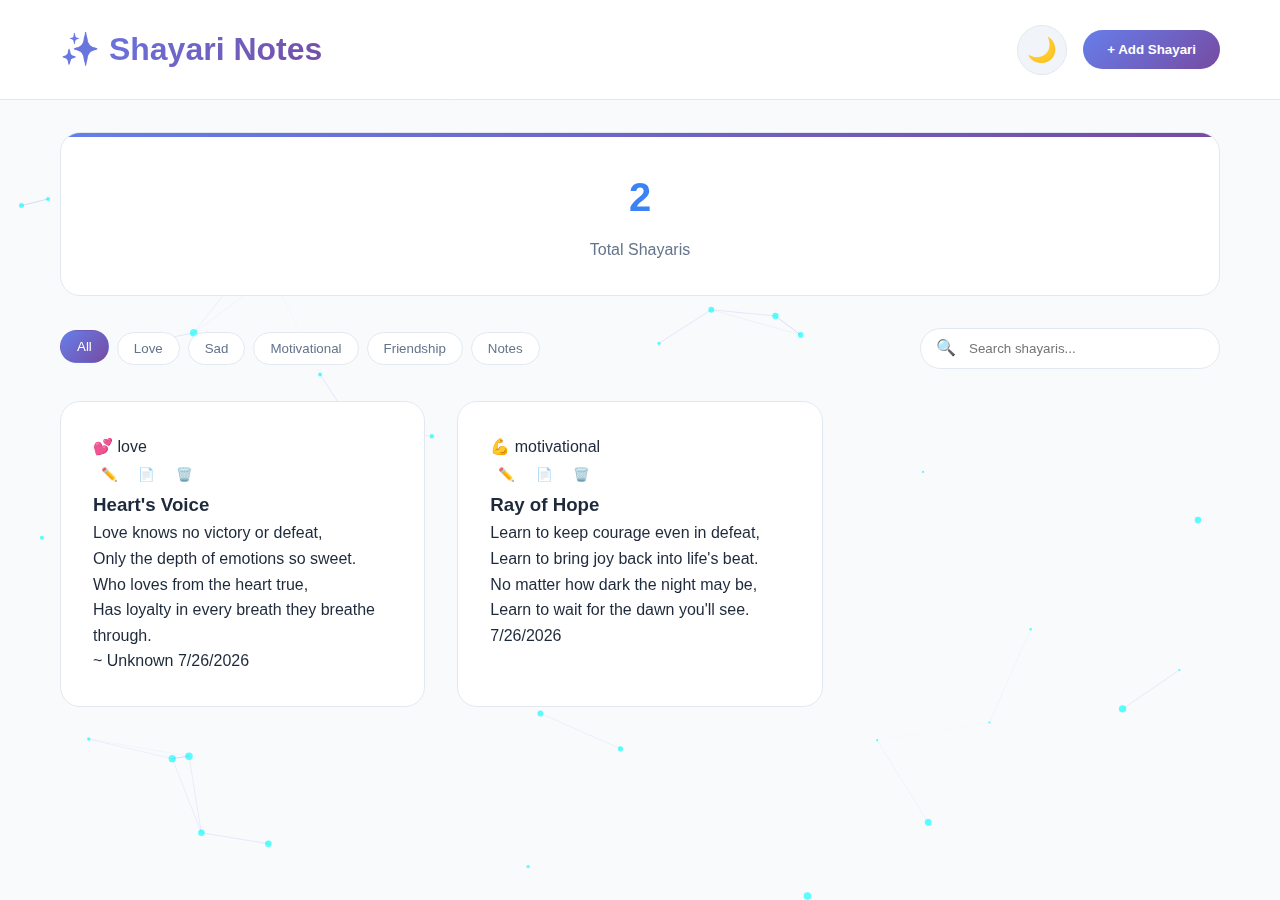
<file: index.html>
<!DOCTYPE html>
<html lang="en">
<head>
    <meta charset="UTF-8">
    <meta name="viewport" content="width=device-width, initial-scale=1.0">
    <title>Shayari Dashboard</title>
    <link rel="stylesheet" href="styles.css">
</head>
<body>
    <!-- Canvas for cursor effects -->
    <canvas id="cursorCanvas"></canvas>
    
    <!-- Header -->
    <header class="header">
        <div class="container">
            <h1 class="logo">✨ Shayari Notes</h1>
            <div class="header-controls">
                <button class="theme-toggle" id="themeToggle">
                    <span class="theme-icon">🌙</span>
                </button>
                <button class="add-btn" id="addShayariBtn">
                    + Add Shayari
                </button>
            </div>
        </div>
    </header>

    <!-- Main Content -->
    <main class="main">
        <div class="container">
            <!-- Stats Section -->
            <div class="stats-grid">
                <div class="stat-card">
                    <div class="stat-number" id="totalCount">0</div>
                    <div class="stat-label">Total Shayaris</div>
                </div>
                <!-- <div class="stat-card">
                    <div class="stat-number" id="loveCount">0</div>
                    <div class="stat-label">Love</div>
                </div>
                <div class="stat-card">
                    <div class="stat-number" id="sadCount">0</div>
                    <div class="stat-label">Sad</div>
                </div>
                <div class="stat-card">
                    <div class="stat-number" id="motivationalCount">0</div>
                    <div class="stat-label">Motivational</div>
                </div> -->
            </div>

            <!-- Filter Section -->
            <div class="filter-section">
                <div class="filter-group">
                    <button class="filter-btn active" data-filter="all">All</button>
                    <button class="filter-btn" data-filter="love">Love</button>
                    <button class="filter-btn" data-filter="sad">Sad</button>
                    <button class="filter-btn" data-filter="motivational">Motivational</button>
                    <button class="filter-btn" data-filter="friendship">Friendship</button>
                    <button class="filter-btn" data-filter="Notes">Notes</button>
                </div>
                <div class="search-box">
                    <input type="text" id="searchInput" placeholder="Search shayaris...">
                    <span class="search-icon">🔍</span>
                </div>
            </div>

            <!-- Shayari Grid -->
            <div class="shayari-grid" id="shayariGrid">
                <!-- Shayari cards will be dynamically added here -->
            </div>

            <!-- Empty State -->
            <div class="empty-state" id="emptyState">
                <div class="empty-icon">📝</div>
                <h3>No Shayaris Yet</h3>
                <p>Start by adding your first beautiful shayari</p>
<!--                 <button class="add-btn" onclick="openModal()">Add Your First Shayari</button> -->
            </div>
        </div>
    </main>

    <!-- Modal for Add/Edit Shayari -->
    <div class="modal-overlay" id="modalOverlay">
        <div class="modal">
            <div class="modal-header">
                <h2 id="modalTitle">Add New Shayari</h2>
                <button class="close-btn" onclick="closeModal()">×</button>
            </div>
            <div class="modal-body">
                <form id="shayariForm">
                    <div class="form-group">
                        <label for="shayariTitle">Title</label>
                        <input type="text" id="shayariTitle" placeholder="Enter shayari title..." required>
                    </div>
                    <div class="form-group">
                        <label for="shayariContent">Shayari</label>
                        <textarea id="shayariContent" placeholder="Write your beautiful shayari here..." required></textarea>
                    </div>
                    <div class="form-group">
                        <label for="shayariCategory">Category</label>
                        <select id="shayariCategory" required>
                            <option value="">Select Category</option>
                            <option value="love">Love</option>
                            <option value="sad">Sad</option>
                            <option value="motivational">Motivational</option>
                            <option value="friendship">Friendship</option>
                            <option value="Notes">Notes</option>
                        </select>
                    </div>
                    <div class="form-group">
                        <label for="shayariAuthor">Author (Optional)</label>
                        <input type="text" id="shayariAuthor" placeholder="Author name...">
                    </div>
                    <div class="modal-actions">
                        <button type="button" class="cancel-btn" onclick="closeModal()">Cancel</button>
                        <button type="submit" class="save-btn">Save Shayari</button>
                    </div>
                </form>
            </div>
        </div>
    </div>

    <!-- Context Menu -->
    <div class="context-menu" id="contextMenu">
        <div class="context-item" onclick="editShayari()">
            <span class="context-icon">✏️</span>
            Edit
        </div>
        <div class="context-item" onclick="duplicateShayari()">
            <span class="context-icon">📋</span>
            Duplicate
        </div>
        <div class="context-item danger" onclick="deleteShayari()">
            <span class="context-icon">🗑️</span>
            Delete
        </div>
    </div>

    <script src="script.js"></script>
</body>
</html>
</file>
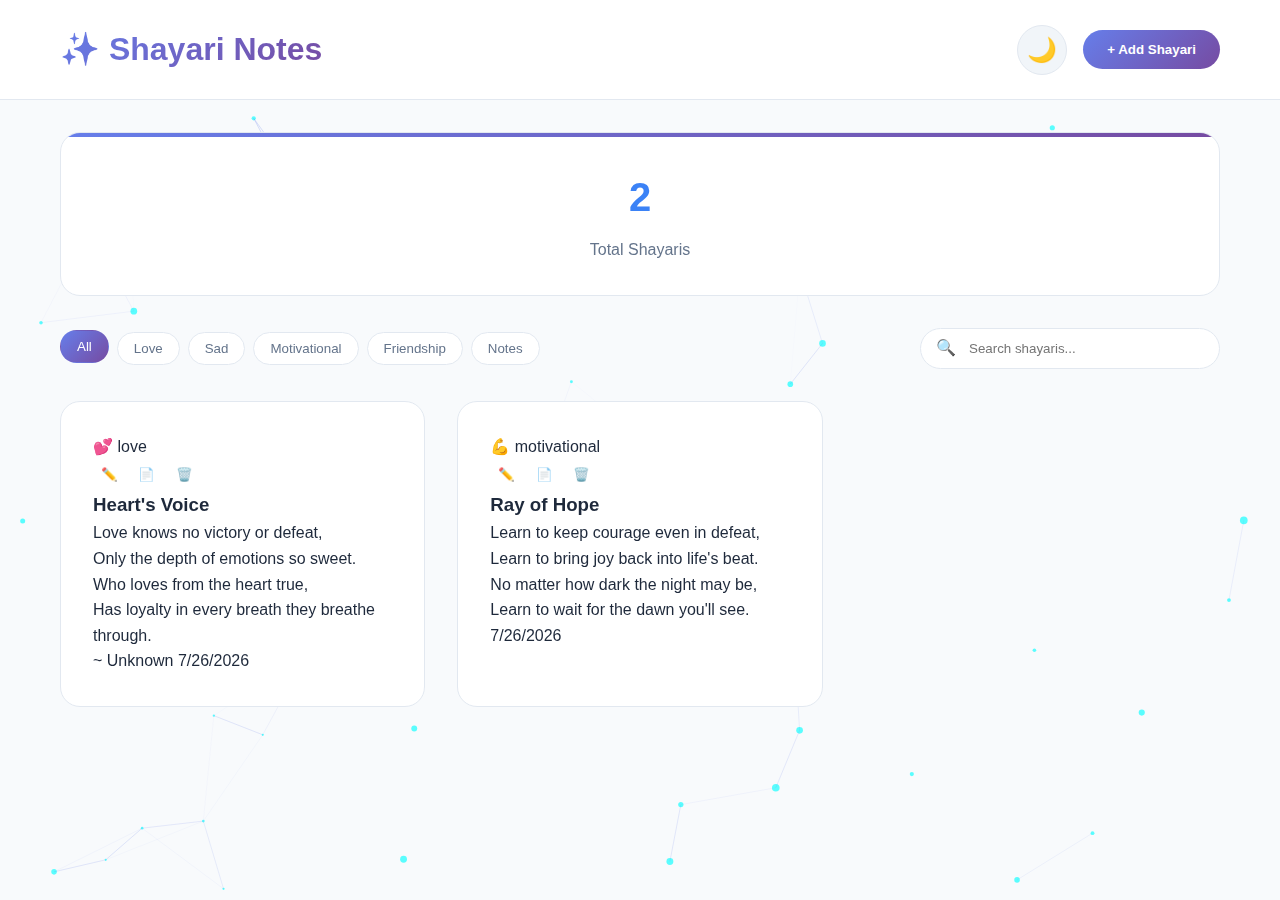
<file: quote.html>
<!DOCTYPE html>
<html lang="en">
<head>
    <meta charset="UTF-8">
    <meta name="viewport" content="width=device-width, initial-scale=1.0">
    <title>Shayari Dashboard</title>
    <link rel="stylesheet" href="styles.css">
</head>
<body>
    <!-- Canvas for cursor effects -->
    <canvas id="cursorCanvas"></canvas>
    
    <!-- Header -->
    <header class="header">
        <div class="container">
            <h1 class="logo">✨ Shayari Notes</h1>
            <div class="header-controls">
                <button class="theme-toggle" id="themeToggle">
                    <span class="theme-icon">🌙</span>
                </button>
                <button class="add-btn" id="addShayariBtn">
                    + Add Shayari
                </button>
            </div>
        </div>
    </header>

    <!-- Main Content -->
    <main class="main">
        <div class="container">
            <!-- Stats Section -->
            <div class="stats-grid">
                <div class="stat-card">
                    <div class="stat-number" id="totalCount">0</div>
                    <div class="stat-label">Total Shayaris</div>
                </div>
                <!-- <div class="stat-card">
                    <div class="stat-number" id="loveCount">0</div>
                    <div class="stat-label">Love</div>
                </div>
                <div class="stat-card">
                    <div class="stat-number" id="sadCount">0</div>
                    <div class="stat-label">Sad</div>
                </div>
                <div class="stat-card">
                    <div class="stat-number" id="motivationalCount">0</div>
                    <div class="stat-label">Motivational</div>
                </div> -->
            </div>

            <!-- Filter Section -->
            <div class="filter-section">
                <div class="filter-group">
                    <button class="filter-btn active" data-filter="all">All</button>
                    <button class="filter-btn" data-filter="love">Love</button>
                    <button class="filter-btn" data-filter="sad">Sad</button>
                    <button class="filter-btn" data-filter="motivational">Motivational</button>
                    <button class="filter-btn" data-filter="friendship">Friendship</button>
                    <button class="filter-btn" data-filter="Notes">Notes</button>
                </div>
                <div class="search-box">
                    <input type="text" id="searchInput" placeholder="Search shayaris...">
                    <span class="search-icon">🔍</span>
                </div>
            </div>

            <!-- Shayari Grid -->
            <div class="shayari-grid" id="shayariGrid">
                <!-- Shayari cards will be dynamically added here -->
            </div>

            <!-- Empty State -->
            <div class="empty-state" id="emptyState">
                <div class="empty-icon">📝</div>
                <h3>No Shayaris Yet</h3>
                <p>Start by adding your first beautiful shayari</p>
                <button class="add-btn" onclick="openModal()">Add Your First Shayari</button>
            </div>
        </div>
    </main>

    <!-- Modal for Add/Edit Shayari -->
    <div class="modal-overlay" id="modalOverlay">
        <div class="modal">
            <div class="modal-header">
                <h2 id="modalTitle">Add New Shayari</h2>
                <button class="close-btn" onclick="closeModal()">×</button>
            </div>
            <div class="modal-body">
                <form id="shayariForm">
                    <div class="form-group">
                        <label for="shayariTitle">Title</label>
                        <input type="text" id="shayariTitle" placeholder="Enter shayari title..." required>
                    </div>
                    <div class="form-group">
                        <label for="shayariContent">Shayari</label>
                        <textarea id="shayariContent" placeholder="Write your beautiful shayari here..." required></textarea>
                    </div>
                    <div class="form-group">
                        <label for="shayariCategory">Category</label>
                        <select id="shayariCategory" required>
                            <option value="">Select Category</option>
                            <option value="love">Love</option>
                            <option value="sad">Sad</option>
                            <option value="motivational">Motivational</option>
                            <option value="friendship">Friendship</option>
                            <option value="Notes">Notes</option>
                        </select>
                    </div>
                    <div class="form-group">
                        <label for="shayariAuthor">Author (Optional)</label>
                        <input type="text" id="shayariAuthor" placeholder="Author name...">
                    </div>
                    <div class="modal-actions">
                        <button type="button" class="cancel-btn" onclick="closeModal()">Cancel</button>
                        <button type="submit" class="save-btn">Save Shayari</button>
                    </div>
                </form>
            </div>
        </div>
    </div>

    <!-- Context Menu -->
    <div class="context-menu" id="contextMenu">
        <div class="context-item" onclick="editShayari()">
            <span class="context-icon">✏️</span>
            Edit
        </div>
        <div class="context-item" onclick="duplicateShayari()">
            <span class="context-icon">📋</span>
            Duplicate
        </div>
        <div class="context-item danger" onclick="deleteShayari()">
            <span class="context-icon">🗑️</span>
            Delete
        </div>
    </div>

    <script src="script.js"></script>
</body>
</html>
</file>
<file: styles.css>
/* CSS Variables for Light Theme */
:root {
    --bg-primary: #f8fafc;
    --bg-secondary: #ffffff;
    --bg-tertiary: #f1f5f9;
    --text-primary: #1e293b;
    --text-secondary: #64748b;
    --text-muted: #94a3b8;
    --accent: #3b82f6;
    --accent-hover: #2563eb;
    --success: #10b981;
    --danger: #ef4444;
    --warning: #f59e0b;
    --border: #e2e8f0;
    --shadow: rgba(0, 0, 0, 0.1);
    --shadow-lg: rgba(0, 0, 0, 0.15);
    --gradient: linear-gradient(135deg, #667eea 0%, #764ba2 100%);
    --card-hover: #f8fafc;
}

/* Dark Theme Variables */
[data-theme="dark"] {
    --bg-primary: #0f172a;
    --bg-secondary: #1e293b;
    --bg-tertiary: #334155;
    --text-primary: #f8fafc;
    --text-secondary: #cbd5e1;
    --text-muted: #94a3b8;
    --accent: #3b82f6;
    --accent-hover: #2563eb;
    --success: #10b981;
    --danger: #ef4444;
    --warning: #f59e0b;
    --border: #334155;
    --shadow: rgba(0, 0, 0, 0.3);
    --shadow-lg: rgba(0, 0, 0, 0.5);
    --gradient: linear-gradient(135deg, #667eea 0%, #764ba2 100%);
    --card-hover: #334155;
}

/* Reset and Base Styles */
* {
    margin: 0;
    padding: 0;
    box-sizing: border-box;
}

body {
    font-family: 'Segoe UI', Tahoma, Geneva, Verdana, sans-serif;
    background: var(--bg-primary);
    color: var(--text-primary);
    line-height: 1.6;
    transition: all 0.3s ease;
    overflow-x: hidden;
}

.container {
    max-width: 1200px;
    margin: 0 auto;
    padding: 0 20px;
}

/* Canvas for Cursor Effects */
#cursorCanvas {
    position: fixed;
    top: 0;
    left: 0;
    width: 100vw;
    height: 100vh;
    pointer-events: none;
    z-index: 1;
}

/* Header */
.header {
    background: var(--bg-secondary);
    border-bottom: 1px solid var(--border);
    padding: 1.5rem 0;
    position: sticky;
    top: 0;
    z-index: 100;
    backdrop-filter: blur(10px);
}

.header .container {
    display: flex;
    justify-content: space-between;
    align-items: center;
}

.logo {
    font-size: 2rem;
    font-weight: 700;
    background: var(--gradient);
    -webkit-background-clip: text;
    -webkit-text-fill-color: transparent;
    background-clip: text;
}

.header-controls {
    display: flex;
    align-items: center;
    gap: 1rem;
}

.theme-toggle {
    background: var(--bg-tertiary);
    border: 1px solid var(--border);
    border-radius: 50%;
    width: 50px;
    height: 50px;
    display: flex;
    align-items: center;
    justify-content: center;
    cursor: pointer;
    transition: all 0.3s ease;
    position: relative;
    z-index: 10;
}

.theme-toggle:hover {
    transform: scale(1.1);
    box-shadow: 0 5px 15px var(--shadow);
}

.theme-icon {
    font-size: 1.5rem;
    transition: transform 0.3s ease;
}

.add-btn {
    background: var(--gradient);
    color: white;
    border: none;
    padding: 0.75rem 1.5rem;
    border-radius: 50px;
    font-weight: 600;
    cursor: pointer;
    transition: all 0.3s ease;
    position: relative;
    z-index: 10;
}

.add-btn:hover {
    transform: translateY(-2px);
    box-shadow: 0 10px 25px var(--shadow-lg);
}

/* Main Content */
.main {
    padding: 2rem 0;
    position: relative;
    z-index: 10;
}

/* Stats Grid */
.stats-grid {
    display: grid;
    grid-template-columns: repeat(auto-fit, minmax(200px, 1fr));
    gap: 1.5rem;
    margin-bottom: 2rem;
}

.stat-card {
    background: var(--bg-secondary);
    padding: 2rem;
    border-radius: 20px;
    text-align: center;
    border: 1px solid var(--border);
    transition: all 0.3s ease;
    position: relative;
    overflow: hidden;
}

.stat-card::before {
    content: '';
    position: absolute;
    top: 0;
    left: 0;
    right: 0;
    height: 4px;
    background: var(--gradient);
}

.stat-card:hover {
    transform: translateY(-5px);
    box-shadow: 0 15px 35px var(--shadow-lg);
}

.stat-number {
    font-size: 2.5rem;
    font-weight: 700;
    color: var(--accent);
    margin-bottom: 0.5rem;
}

.stat-label {
    color: var(--text-secondary);
    font-weight: 500;
}

/* Filter Section */
.filter-section {
    display: flex;
    justify-content: space-between;
    align-items: center;
    margin-bottom: 2rem;
    gap: 1rem;
    flex-wrap: wrap;
}

.filter-group {
    display: flex;
    gap: 0.5rem;
    flex-wrap: wrap;
}

.filter-btn {
    background: var(--bg-secondary);
    border: 1px solid var(--border);
    padding: 0.5rem 1rem;
    border-radius: 25px;
    cursor: pointer;
    transition: all 0.3s ease;
    color: var(--text-secondary);
    font-weight: 500;
}

.filter-btn:hover,
.filter-btn.active {
    background: var(--gradient);
    color: white;
    border-color: transparent;
    transform: translateY(-2px);
}

.search-box {
    position: relative;
}

.search-box input {
    background: var(--bg-secondary);
    border: 1px solid var(--border);
    padding: 0.75rem 1rem 0.75rem 3rem;
    border-radius: 25px;
    width: 300px;
    color: var(--text-primary);
    transition: all 0.3s ease;
}

.search-box input:focus {
    outline: none;
    border-color: var(--accent);
    box-shadow: 0 0 0 3px rgba(59, 130, 246, 0.1);
}

.search-icon {
    position: absolute;
    left: 1rem;
    top: 50%;
    transform: translateY(-50%);
    color: var(--text-muted);
}

/* Shayari Grid */
.shayari-grid {
    display: grid;
    grid-template-columns: repeat(auto-fill, minmax(350px, 1fr));
    gap: 2rem;
    margin-bottom: 2rem;
}

.shayari-card {
    background: var(--bg-secondary);
    border-radius: 20px;
    padding: 2rem;
    border: 1px solid var(--border);
    transition: all 0.3s ease;
    cursor: pointer;
    position: relative;
    overflow: hidden;
}

.shayari-card::before {
    content: '';
    position: absolute;
    top: 0;
    left: 0;
    right: 0;
    height: 4px;
    background: var(--gradient);
    transform: scaleX(0);
    transition: transform 0.3s ease;
}

.shayari-card:hover::before {
    transform: scaleX(1);
}

.shayari-card:hover {
    transform: translateY(-8px);
    box-shadow: 0 20px 40px var(--shadow-lg);
    background: var(--card-hover);
}

.shayari-header {
    display: flex;
    justify-content: space-between;
    align-items: flex-start;
    margin-bottom: 1rem;
}

.shayari-title {
    font-size: 1.25rem;
    font-weight: 700;
    color: var(--text-primary);
    margin-bottom: 0.5rem;
}

.shayari-category {
    background: var(--gradient);
    color: white;
    padding: 0.25rem 0.75rem;
    border-radius: 15px;
    font-size: 0.75rem;
    font-weight: 600;
    text-transform: uppercase;
}

.shayari-content {
    font-style: italic;
    line-height: 1.8;
    color: var(--text-secondary);
    margin-bottom: 1.5rem;
    font-size: 1.1rem;
}

.shayari-footer {
    display: flex;
    justify-content: space-between;
    align-items: center;
    padding-top: 1rem;
    border-top: 1px solid var(--border);
}

.shayari-author {
    color: var(--text-muted);
    font-size: 0.9rem;
}

.shayari-date {
    color: var(--text-muted);
    font-size: 0.8rem;
}

.shayari-actions {
    display: flex;
    gap: 0.5rem;
    opacity: 0;
    transition: opacity 0.3s ease;
}

.shayari-card:hover .shayari-actions {
    opacity: 1;
}

.action-btn {
    background: none;
    border: none;
    padding: 0.5rem;
    border-radius: 50%;
    cursor: pointer;
    transition: all 0.3s ease;
    color: var(--text-muted);
}

.action-btn:hover {
    background: var(--bg-tertiary);
    transform: scale(1.1);
}

/* Empty State */
.empty-state {
    text-align: center;
    padding: 4rem 2rem;
    display: none;
}

.empty-state.show {
    display: block;
}

.empty-icon {
    font-size: 4rem;
    margin-bottom: 1rem;
}

.empty-state h3 {
    font-size: 1.5rem;
    margin-bottom: 0.5rem;
    color: var(--text-primary);
}

.empty-state p {
    color: var(--text-secondary);
    margin-bottom: 2rem;
}

/* Modal */
.modal-overlay {
    position: fixed;
    top: 0;
    left: 0;
    right: 0;
    bottom: 0;
    background: rgba(0, 0, 0, 0.8);
    display: flex;
    align-items: center;
    justify-content: center;
    z-index: 1000;
    opacity: 0;
    visibility: hidden;
    transition: all 0.3s ease;
    backdrop-filter: blur(10px);
}

.modal-overlay.show {
    opacity: 1;
    visibility: visible;
}

.modal {
    background: var(--bg-secondary);
    border-radius: 20px;
    width: 90%;
    max-width: 500px;
    max-height: 90vh;
    overflow-y: auto;
    transform: scale(0.9) translateY(50px);
    transition: all 0.3s ease;
    border: 1px solid var(--border);
}

.modal-overlay.show .modal {
    transform: scale(1) translateY(0);
}

.modal-header {
    display: flex;
    justify-content: space-between;
    align-items: center;
    padding: 2rem 2rem 1rem;
    border-bottom: 1px solid var(--border);
}

.modal-header h2 {
    font-size: 1.5rem;
    font-weight: 700;
}

.close-btn {
    background: none;
    border: none;
    font-size: 2rem;
    cursor: pointer;
    color: var(--text-muted);
    transition: color 0.3s ease;
}

.close-btn:hover {
    color: var(--danger);
}

.modal-body {
    padding: 2rem;
}

.form-group {
    margin-bottom: 1.5rem;
}

.form-group label {
    display: block;
    margin-bottom: 0.5rem;
    font-weight: 600;
    color: var(--text-primary);
}

.form-group input,
.form-group textarea,
.form-group select {
    width: 100%;
    padding: 0.75rem;
    border: 1px solid var(--border);
    border-radius: 10px;
    background: var(--bg-primary);
    color: var(--text-primary);
    transition: all 0.3s ease;
}

.form-group input:focus,
.form-group textarea:focus,
.form-group select:focus {
    outline: none;
    border-color: var(--accent);
    box-shadow: 0 0 0 3px rgba(59, 130, 246, 0.1);
}

.form-group textarea {
    min-height: 120px;
    resize: vertical;
    font-family: inherit;
}

.modal-actions {
    display: flex;
    gap: 1rem;
    justify-content: flex-end;
    margin-top: 2rem;
}

.cancel-btn {
    background: var(--bg-tertiary);
    color: var(--text-secondary);
    border: 1px solid var(--border);
    padding: 0.75rem 1.5rem;
    border-radius: 10px;
    cursor: pointer;
    transition: all 0.3s ease;
}

.cancel-btn:hover {
    background: var(--border);
}

.save-btn {
    background: var(--gradient);
    color: white;
    border: none;
    padding: 0.75rem 1.5rem;
    border-radius: 10px;
    cursor: pointer;
    transition: all 0.3s ease;
}

.save-btn:hover {
    transform: translateY(-2px);
    box-shadow: 0 5px 15px var(--shadow);
}

/* Context Menu */
.context-menu {
    position: fixed;
    background: var(--bg-secondary);
    border: 1px solid var(--border);
    border-radius: 10px;
    padding: 0.5rem 0;
    min-width: 150px;
    z-index: 1001;
    opacity: 0;
    visibility: hidden;
    transform: scale(0.9);
    transition: all 0.2s ease;
    box-shadow: 0 10px 30px var(--shadow-lg);
}

.context-menu.show {
    opacity: 1;
    visibility: visible;
    transform: scale(1);
}

.context-item {
    display: flex;
    align-items: center;
    gap: 0.75rem;
    padding: 0.75rem 1rem;
    cursor: pointer;
    transition: background 0.2s ease;
    color: var(--text-primary);
}

.context-item:hover {
    background: var(--bg-tertiary);
}

.context-item.danger {
    color: var(--danger);
}

.context-item.danger:hover {
    background: rgba(239, 68, 68, 0.1);
}

/* Animations */
@keyframes fadeInUp {
    from {
        opacity: 0;
        transform: translateY(30px);
    }
    to {
        opacity: 1;
        transform: translateY(0);
    }
}

.shayari-card {
    animation: fadeInUp 0.5s ease forwards;
}

/* Responsive Design */
@media (max-width: 768px) {
    .container {
        padding: 0 15px;
    }
    
    .stats-grid {
        grid-template-columns: repeat(2, 1fr);
        gap: 1rem;
    }
    
    .filter-section {
        flex-direction: column;
        align-items: stretch;
    }
    
    .search-box input {
        width: 100%;
    }
    
    .shayari-grid {
        grid-template-columns: 1fr;
        gap: 1.5rem;
    }
    
    .modal {
        margin: 1rem;
        width: calc(100% - 2rem);
    }
    
    .header .container {
        flex-direction: column;
        gap: 1rem;
        text-align: center;
    }
    
    .logo {
        font-size: 1.5rem;
    }
}

@media (max-width: 480px) {
    .stats-grid {
        grid-template-columns: 1fr;
    }
    
    .stat-card {
        padding: 1.5rem;
    }
    
    .shayari-card {
        padding: 1.5rem;
    }
    
    .modal-body {
        padding: 1.5rem;
    }
}

/* Scrollbar Styling */
::-webkit-scrollbar {
    width: 8px;
}

::-webkit-scrollbar-track {
    background: var(--bg-primary);
}

::-webkit-scrollbar-thumb {
    background: var(--border);
    border-radius: 4px;
}

::-webkit-scrollbar-thumb:hover {
    background: var(--text-muted);
}
</file>
